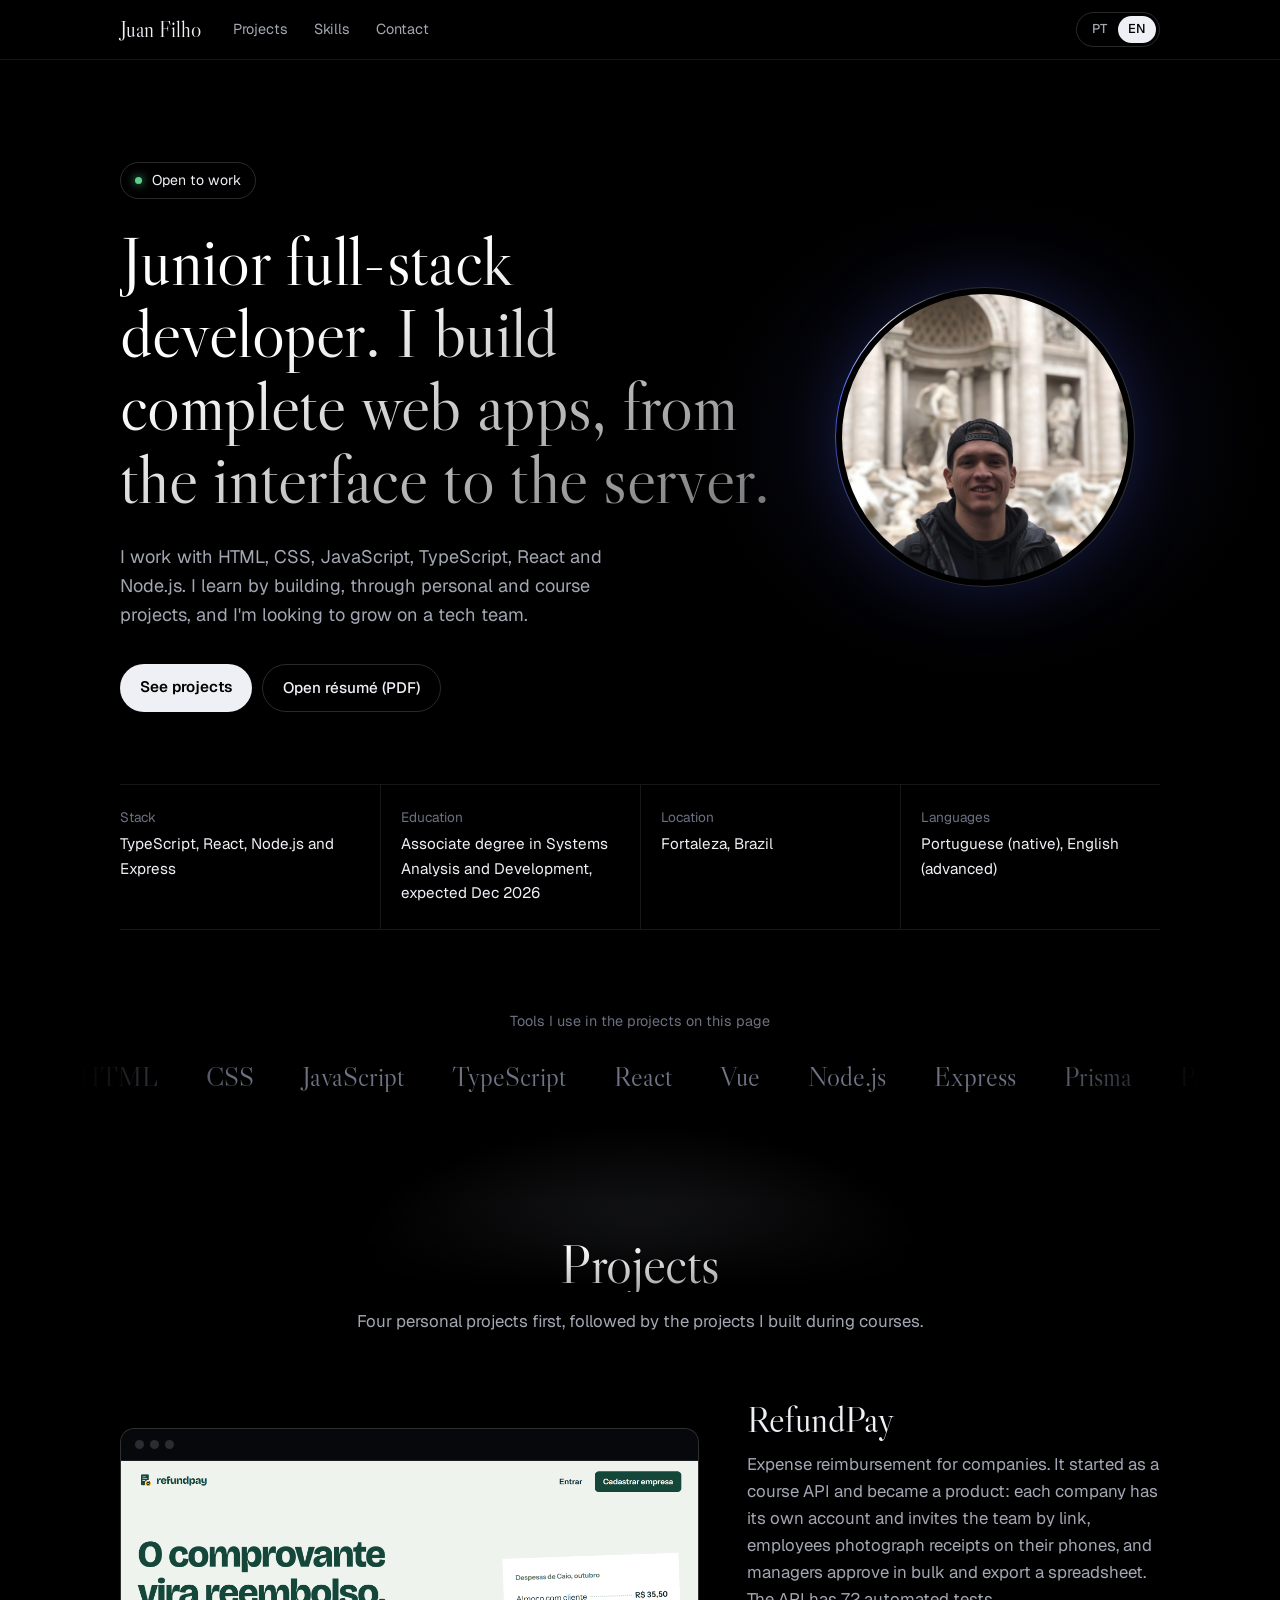
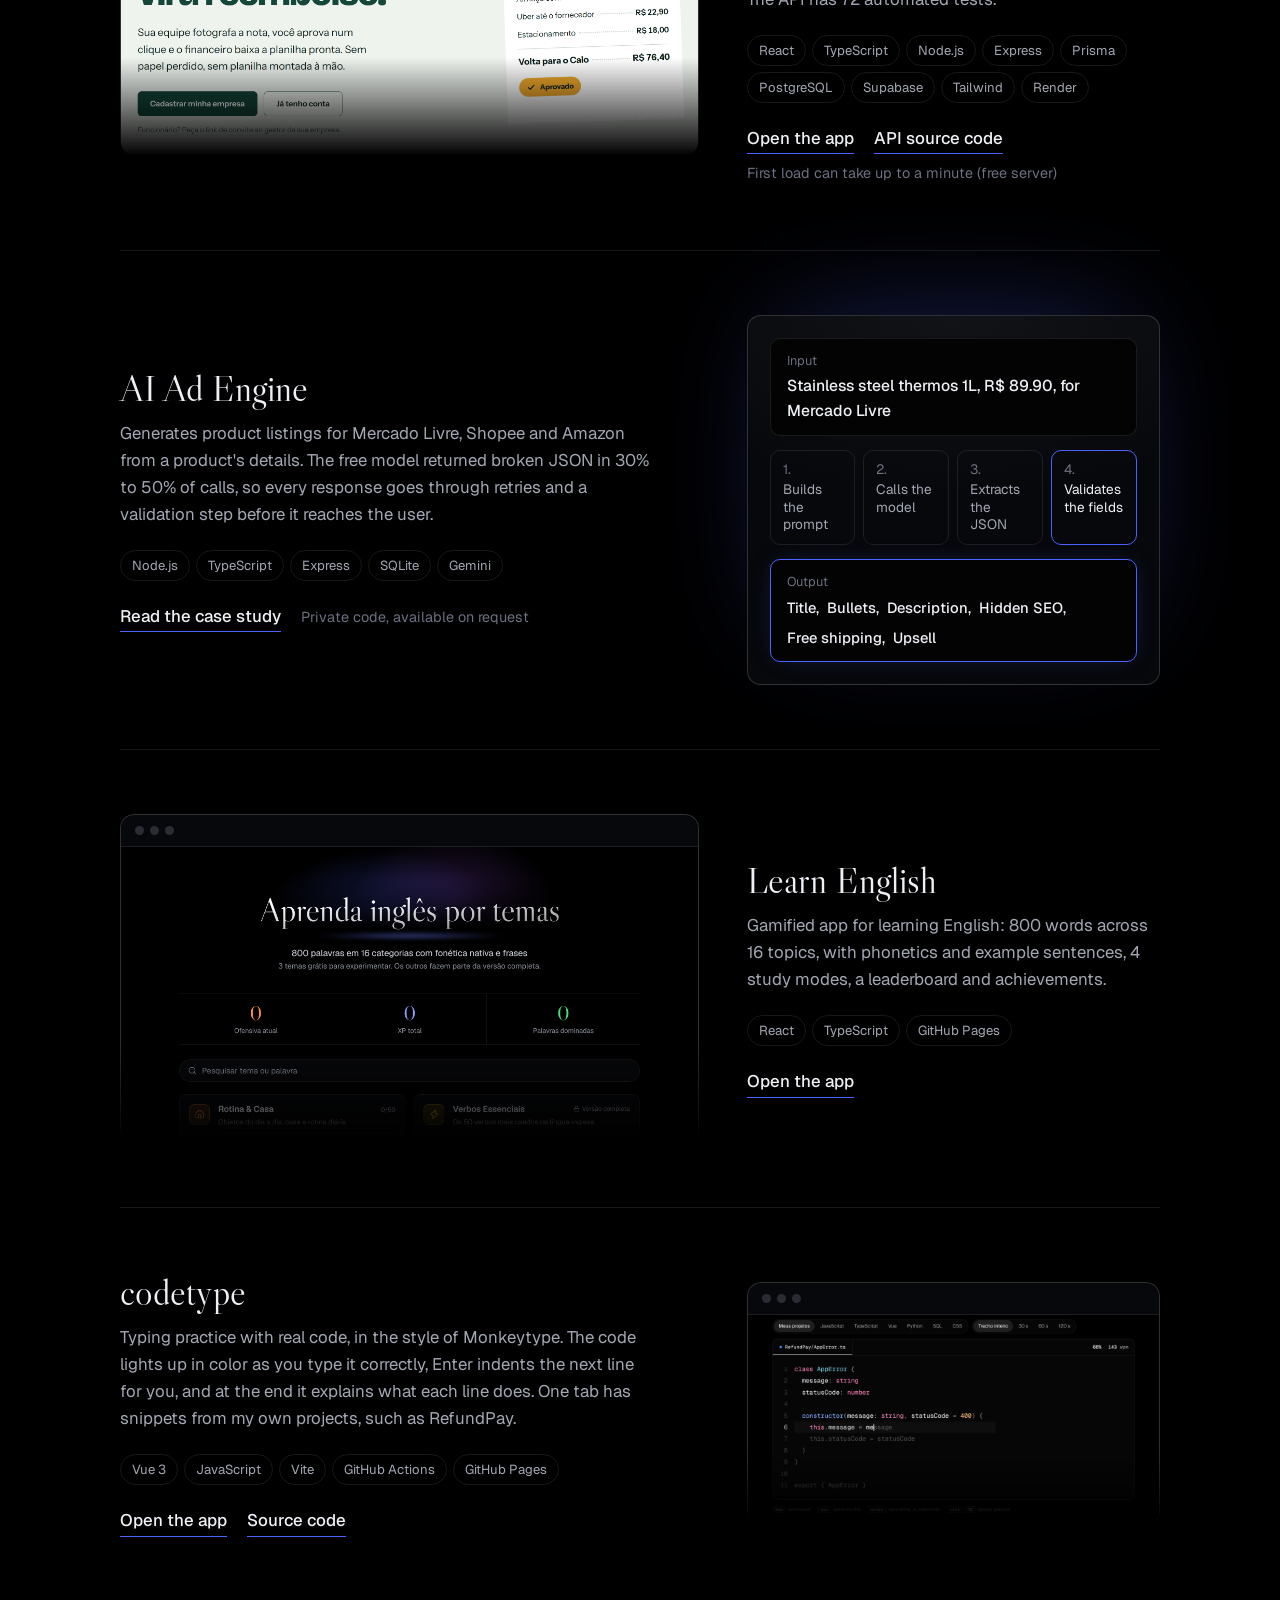
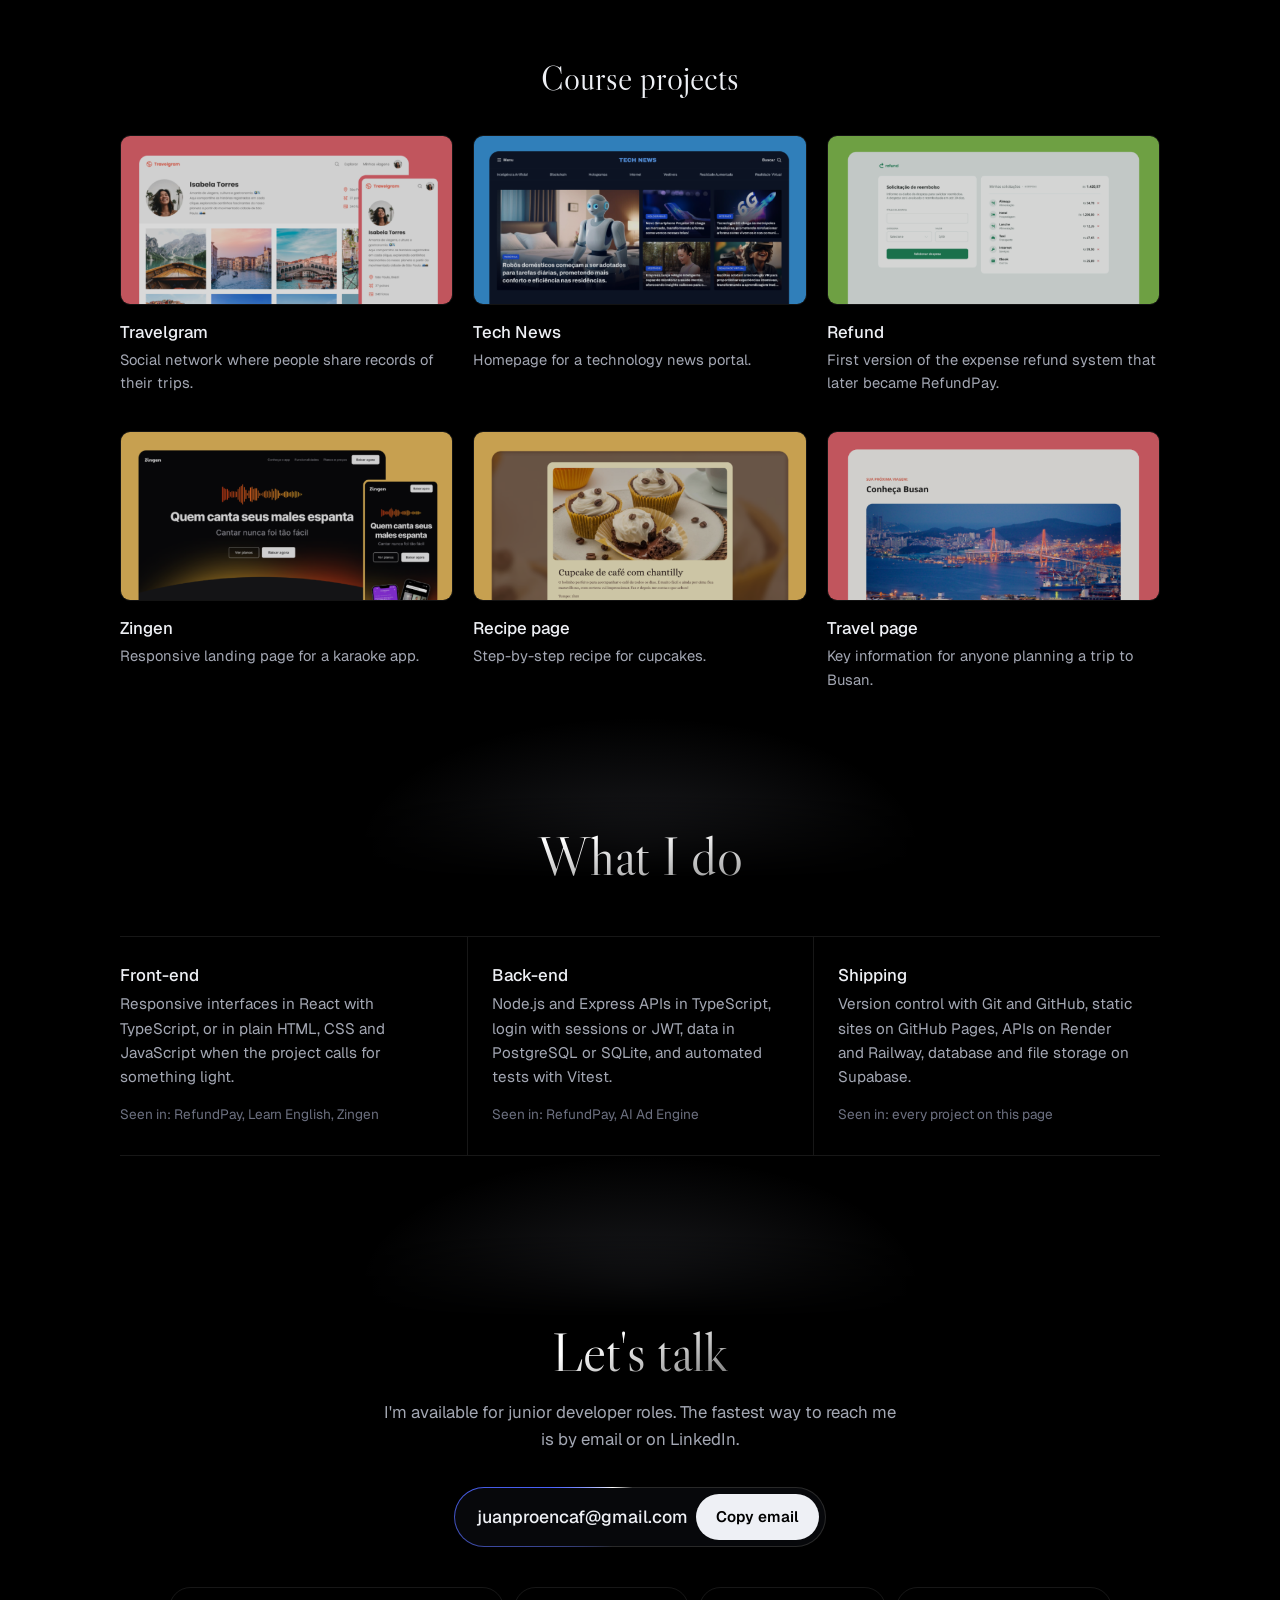
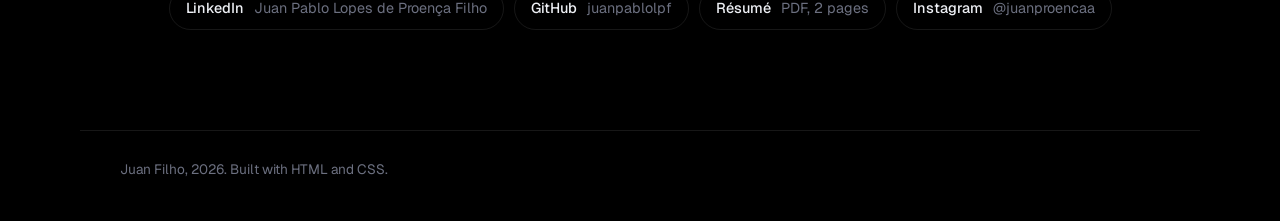
<file: index.html>
<!DOCTYPE html>
<html lang="pt-BR">
<head>
  <meta charset="UTF-8">
  <meta name="viewport" content="width=device-width, initial-scale=1.0">
  <title>Juan Filho | Desenvolvedor Fullstack</title>
  <meta name="description" content="Portfólio de Juan Filho, desenvolvedor fullstack júnior em Fortaleza. Projetos em HTML, CSS, JavaScript, TypeScript, React e Node.js.">
  <meta name="theme-color" content="#000000">
  <link rel="preconnect" href="https://fonts.googleapis.com">
  <link rel="preconnect" href="https://fonts.gstatic.com" crossorigin>
  <link href="https://fonts.googleapis.com/css2?family=Libre+Caslon+Display&family=Geist:wght@400;500;600&display=swap" rel="stylesheet">
  <link rel="stylesheet" href="style/index.css">
</head>
<body>
  <header class="topbar">
    <div class="topbar-inner">
      <a class="name" href="#top">Juan Filho</a>
      <nav class="menu" aria-label="Seções" data-i18n-attr="aria-label:nav.label">
        <a href="#projetos" data-i18n="nav.projects">Projetos</a>
        <a href="#habilidades" data-i18n="nav.skills">Habilidades</a>
        <a href="#contato" data-i18n="nav.contact">Contato</a>
      </nav>
      <button type="button" class="lang" id="lang" role="switch" aria-checked="false" aria-label="Mudar idioma para inglês" data-i18n-attr="aria-label:lang.label">
        <span class="lang-opt" aria-hidden="true">PT</span>
        <span class="lang-opt" aria-hidden="true">EN</span>
        <span class="lang-thumb" aria-hidden="true"></span>
      </button>
    </div>
  </header>

  <main id="top">
    <section class="hero">
      <div>
        <a class="availability" href="#contato"><span class="dot" aria-hidden="true"></span><span data-i18n="hero.available">Disponível para vagas</span></a>
        <h1 class="title-gradient" data-i18n="hero.title">Desenvolvedor fullstack júnior. Crio aplicações web completas, da interface ao servidor.</h1>
        <p class="lede" data-i18n="hero.lede">
          Trabalho com HTML, CSS, JavaScript, TypeScript, React e Node.js.
          Aprendo na prática, com projetos pessoais e de curso, e busco
          crescer em um time de tecnologia.
        </p>
        <div class="actions">
          <a class="btn-primary" href="#projetos" data-i18n="hero.seeProjects">Ver projetos</a>
          <a class="btn-ghost" href="assets/curriculo.pdf" target="_blank" rel="noopener" data-i18n="hero.cv" data-i18n-attr="href:cv.href">Abrir currículo (PDF)</a>
        </div>
      </div>

      <div class="hero-object">
        <div class="spotlight" aria-hidden="true"></div>
        <div class="portrait">
          <img src="assets/logo/profile.JPEG" alt="Foto de Juan Filho" data-i18n-attr="alt:hero.photo" width="320" height="320">
        </div>
      </div>
    </section>

    <dl class="facts">
      <div><dt>Stack</dt><dd data-i18n="facts.stack">TypeScript, React, Node.js e Express</dd></div>
      <div><dt data-i18n="facts.eduLabel">Formação</dt><dd data-i18n="facts.edu">Análise e Desenvolvimento de Sistemas, conclusão prevista em dez/2026</dd></div>
      <div><dt data-i18n="facts.placeLabel">Local</dt><dd data-i18n="facts.place">Fortaleza, CE</dd></div>
      <div><dt data-i18n="facts.langLabel">Inglês</dt><dd data-i18n="facts.lang">Avançado</dd></div>
    </dl>

    <section class="ticker" aria-labelledby="ticker-label">
      <p class="ticker-label" id="ticker-label" data-i18n="ticker.label">Ferramentas que uso nos projetos desta página</p>
      <div class="ticker-track">
        <ul class="ticker-row">
          <li>HTML</li><li>CSS</li><li>JavaScript</li><li>TypeScript</li><li>React</li><li>Vue</li><li>Node.js</li><li>Express</li><li>Prisma</li><li>PostgreSQL</li><li>SQLite</li><li>Supabase</li><li>Tailwind</li><li>Vitest</li><li>Vite</li><li>Git</li><li>GitHub Pages</li><li>Render</li><li>Railway</li>
        </ul>
        <ul class="ticker-row" aria-hidden="true">
          <li>HTML</li><li>CSS</li><li>JavaScript</li><li>TypeScript</li><li>React</li><li>Vue</li><li>Node.js</li><li>Express</li><li>Prisma</li><li>PostgreSQL</li><li>SQLite</li><li>Supabase</li><li>Tailwind</li><li>Vitest</li><li>Vite</li><li>Git</li><li>GitHub Pages</li><li>Render</li><li>Railway</li>
        </ul>
      </div>
    </section>

    <section id="projetos" class="section">
      <div class="section-head">
        <div class="spotlight spotlight-head" aria-hidden="true"></div>
        <h2 class="title-gradient" data-i18n="projects.title">Projetos</h2>
        <p data-i18n="projects.intro">Quatro projetos pessoais em destaque, seguidos dos projetos que fiz nos cursos.</p>
      </div>

      <article class="feature">
        <a class="feature-visual browser" href="https://refund-web.onrender.com/">
          <span class="browser-bar" aria-hidden="true"><i></i><i></i><i></i></span>
          <img src="assets/images/Thumbnail_Project-09.png" alt="Página inicial do RefundPay, com o título O comprovante vira reembolso e um recibo aprovado de R$ 76,40" data-i18n-attr="alt:rp.alt" width="1112" height="568">
        </a>
        <div class="feature-text">
          <h3>RefundPay</h3>
          <p data-i18n="rp.text">
            Reembolso de despesas para empresas. Começou como a API de um curso e
            virou produto: cada empresa tem sua conta e convida a equipe por link,
            o funcionário fotografa o comprovante pelo celular e o gestor aprova em
            lote e exporta a planilha. API com 72 testes automatizados.
          </p>
          <ul class="chips">
            <li>React</li><li>TypeScript</li><li>Node.js</li><li>Express</li><li>Prisma</li><li>PostgreSQL</li><li>Supabase</li><li>Tailwind</li><li>Render</li>
          </ul>
          <p class="links"><a href="https://refund-web.onrender.com/" data-i18n="rp.open">Abrir o app</a><a href="https://github.com/juanpablolpf/refund_api" data-i18n="rp.code">Código da API</a><span data-i18n="rp.note">O primeiro acesso pode levar até 1 minuto (servidor gratuito)</span></p>
        </div>
      </article>

      <article class="feature">
        <div class="feature-visual pipeline" aria-hidden="true">
          <div class="io">
            <span class="io-label" data-i18n="pipe.in">Entrada</span>
            <p data-i18n="pipe.inText">Garrafa térmica inox 1L, R$ 89,90, para o Mercado Livre</p>
          </div>
          <ol class="flow">
            <li data-i18n="pipe.s1">Monta o prompt</li>
            <li data-i18n="pipe.s2">Chama o modelo</li>
            <li data-i18n="pipe.s3">Extrai o JSON</li>
            <li class="check" data-i18n="pipe.s4">Valida os campos</li>
          </ol>
          <div class="io io-out">
            <span class="io-label" data-i18n="pipe.out">Saída</span>
            <ul>
              <li data-i18n="pipe.o1">Título</li><li>Bullets</li><li data-i18n="pipe.o3">Descrição</li>
              <li data-i18n="pipe.o4">SEO oculto</li><li data-i18n="pipe.o5">Frete grátis</li><li>Upsell</li>
            </ul>
          </div>
        </div>
        <div class="feature-text">
          <h3>AI Ad Engine</h3>
          <p data-i18n="ads.text">
            Gera anúncios para Mercado Livre, Shopee e Amazon a partir dos dados de
            um produto. Como o modelo gratuito devolvia JSON quebrado em 30% a 50%
            das chamadas, cada resposta passa por novas tentativas e por uma
            validação antes de chegar ao usuário.
          </p>
          <ul class="chips">
            <li>Node.js</li><li>TypeScript</li><li>Express</li><li>SQLite</li><li>Gemini</li>
          </ul>
          <p class="links"><a href="projetos/ads-engine.html" data-i18n="ads.case">Ler o estudo de caso</a><span data-i18n="ads.private">Código privado, disponível sob pedido</span></p>
        </div>
      </article>

      <article class="feature">
        <a class="feature-visual browser" href="https://juanpablolpf.github.io/LearnEnglish/">
          <span class="browser-bar" aria-hidden="true"><i></i><i></i><i></i></span>
          <img src="assets/images/Thumbnail_Project-08.png" alt="Tela inicial do Learn English, com o título Aprenda inglês por temas, contadores de ofensiva, XP e palavras e os primeiros temas de estudo" data-i18n-attr="alt:le.alt" width="1112" height="568">
        </a>
        <div class="feature-text">
          <h3>Learn English</h3>
          <p data-i18n="le.text">
            App gamificado para aprender inglês: 800 palavras em 16 temas, com
            fonética e frases de exemplo, 4 modos de estudo, ranking e conquistas.
          </p>
          <ul class="chips">
            <li>React</li><li>TypeScript</li><li>GitHub Pages</li>
          </ul>
          <p class="links"><a href="https://juanpablolpf.github.io/LearnEnglish/" data-i18n="le.open">Abrir o app</a></p>
        </div>
      </article>

      <article class="feature">
        <a class="feature-visual browser" href="https://juanpablolpf.github.io/codetype/">
          <span class="browser-bar" aria-hidden="true"><i></i><i></i><i></i></span>
          <img src="assets/images/Thumbnail_Project-10.png" alt="Editor do codetype com a classe AppError do RefundPay digitada até a metade: o que já foi digitado aparece colorido e o resto em cinza" data-i18n-attr="alt:ct.alt" width="1112" height="568" loading="lazy">
        </a>
        <div class="feature-text">
          <h3>codetype</h3>
          <p data-i18n="ct.text">
            Treino de digitação com código de verdade, no estilo do Monkeytype.
            O código ganha cor conforme você acerta, o Enter já indenta a próxima
            linha e, no fim, aparece o que cada linha faz. Tem uma aba com trechos
            dos meus próprios projetos, como o RefundPay.
          </p>
          <ul class="chips">
            <li>Vue 3</li><li>JavaScript</li><li>Vite</li><li>GitHub Actions</li><li>GitHub Pages</li>
          </ul>
          <p class="links"><a href="https://juanpablolpf.github.io/codetype/" data-i18n="ct.open">Abrir o app</a><a href="https://github.com/juanpablolpf/codetype" data-i18n="ct.code">Código</a></p>
        </div>
      </article>

      <h3 class="sub" data-i18n="course.title">Projetos de curso</h3>
      <ul class="gallery">
        <li>
          <a href="https://juanpablolpf.github.io/projeto-travelgram-responsivo/">
            <img src="assets/images/Thumbnail_Project-01.png" alt="" width="556" height="284" loading="lazy">
            <strong>Travelgram</strong>
          </a>
          <p data-i18n="course.travelgram">Rede social onde as pessoas mostram registros das suas viagens.</p>
        </li>
        <li>
          <a href="https://juanpablolpf.github.io/projeto-portal-de-noticias/">
            <img src="assets/images/Thumbnail_Project-02.png" alt="" width="556" height="284" loading="lazy">
            <strong>Tech News</strong>
          </a>
          <p data-i18n="course.news">Homepage de um portal de notícias sobre tecnologia.</p>
        </li>
        <li>
          <a href="https://juanpablolpf.github.io/refund-template-main/">
            <img src="assets/images/Thumbnail_Project-05.png" alt="" width="556" height="284" loading="lazy">
            <strong>Refund</strong>
          </a>
          <p data-i18n="course.refund">Primeira versão do sistema de reembolsos, que depois virou o RefundPay.</p>
        </li>
        <li>
          <a href="https://juanpablolpf.github.io/projeto-landing-page/">
            <img src="assets/images/Thumbnail_Project-04.png" alt="" width="556" height="284" loading="lazy">
            <strong>Zingen</strong>
          </a>
          <p data-i18n="course.zingen">Landing page responsiva de um app de karaokê.</p>
        </li>
        <li>
          <a href="https://juanpablolpf.github.io/projeto-receitas-fullstack/">
            <img src="assets/images/Thumbnail_Project-03.png" alt="" width="556" height="284" loading="lazy">
            <strong data-i18n="course.recipeTitle">Página de receita</strong>
          </a>
          <p data-i18n="course.recipe">Passo a passo de uma receita de cupcakes.</p>
        </li>
        <li>
          <a href="https://juanpablolpf.github.io/desafio01-local-turistico/">
            <img src="assets/images/Thumbnail_Project-06.png" alt="" width="556" height="284" loading="lazy">
            <strong data-i18n="course.travelTitle">Página de turismo</strong>
          </a>
          <p data-i18n="course.travel">Informações para quem quer viajar para Busan.</p>
        </li>
      </ul>
    </section>

    <section id="habilidades" class="section">
      <div class="section-head">
        <div class="spotlight spotlight-head" aria-hidden="true"></div>
        <h2 class="title-gradient" data-i18n="skills.title">O que eu faço</h2>
      </div>
      <div class="skills">
        <div>
          <h3>Front-end</h3>
          <p data-i18n="skills.front">Interfaces responsivas em React com TypeScript, ou em HTML, CSS e JavaScript puros quando o projeto pede algo leve.</p>
          <p class="proof" data-i18n="skills.frontProof">Visto em: RefundPay, Learn English, Zingen</p>
        </div>
        <div>
          <h3>Back-end</h3>
          <p data-i18n="skills.back">APIs em Node.js e Express com TypeScript, login com sessão ou JWT, dados em PostgreSQL ou SQLite e testes automatizados com Vitest.</p>
          <p class="proof" data-i18n="skills.backProof">Visto em: RefundPay, AI Ad Engine</p>
        </div>
        <div>
          <h3 data-i18n="skills.shipTitle">Publicação</h3>
          <p data-i18n="skills.ship">Versionamento com Git e GitHub, sites estáticos no GitHub Pages, APIs no Render e no Railway, banco e arquivos no Supabase.</p>
          <p class="proof" data-i18n="skills.shipProof">Visto em: todos os projetos desta página</p>
        </div>
      </div>
    </section>

    <section id="contato" class="closing">
      <div class="spotlight spotlight-head" aria-hidden="true"></div>
      <h2 class="title-gradient closing-title" data-i18n="contact.title">Vamos conversar</h2>
      <p data-i18n="contact.text">Estou disponível para vagas de desenvolvedor júnior. O jeito mais rápido de falar comigo é por e-mail ou pelo LinkedIn.</p>
      <div class="email">
        <a href="mailto:juanproencaf@gmail.com" id="email">juanproencaf@gmail.com</a>
        <button type="button" class="btn-primary copy" id="copy-email" data-i18n="contact.copy">Copiar e-mail</button>
      </div>
      <ul class="contact-links">
        <li><a href="https://www.linkedin.com/in/juan-pablo-lopes-de-proen%C3%A7a-filho-b3a3002a7/"><strong>LinkedIn</strong><span>Juan Pablo Lopes de Proença Filho</span></a></li>
        <li><a href="https://github.com/juanpablolpf"><strong>GitHub</strong><span>juanpablolpf</span></a></li>
        <li><a href="assets/curriculo.pdf" target="_blank" rel="noopener" data-i18n-attr="href:cv.href"><strong data-i18n="contact.cv">Currículo</strong><span data-i18n="contact.cvInfo">PDF, 2 páginas</span></a></li>
        <li><a href="https://www.instagram.com/juanproencaa/"><strong>Instagram</strong><span>@juanproencaa</span></a></li>
      </ul>
    </section>
  </main>

  <footer class="footer">
    <p data-i18n="contact.fine">Juan Filho, 2026. Feito com HTML e CSS.</p>
  </footer>

  <script>
    window.I18N_PT = { "contact.copied": "E-mail copiado", "contact.copyFail": "Selecione e copie" };
    window.I18N_EN = {
      "meta.title": "Juan Filho | Full-Stack Developer",
      "meta.description": "Portfolio of Juan Filho, junior full-stack developer in Fortaleza, Brazil. Projects in HTML, CSS, JavaScript, TypeScript, React and Node.js.",
      "nav.label": "Sections",
      "nav.projects": "Projects",
      "nav.skills": "Skills",
      "nav.contact": "Contact",
      "lang.label": "Switch language to Portuguese",
      "hero.photo": "Photo of Juan Filho",
      "hero.available": "Open to work",
      "hero.title": "Junior full-stack developer. I build complete web apps, from the interface to the server.",
      "hero.lede": "I work with HTML, CSS, JavaScript, TypeScript, React and Node.js. I learn by building, through personal and course projects, and I'm looking to grow on a tech team.",
      "hero.seeProjects": "See projects",
      "hero.cv": "Open résumé (PDF)",
      "cv.href": "assets/resume-en.pdf",
      "facts.stack": "TypeScript, React, Node.js and Express",
      "facts.eduLabel": "Education",
      "facts.edu": "Associate degree in Systems Analysis and Development, expected Dec 2026",
      "facts.placeLabel": "Location",
      "facts.place": "Fortaleza, Brazil",
      "facts.langLabel": "Languages",
      "facts.lang": "Portuguese (native), English (advanced)",
      "ticker.label": "Tools I use in the projects on this page",
      "projects.title": "Projects",
      "projects.intro": "Four personal projects first, followed by the projects I built during courses.",
      "pipe.in": "Input",
      "pipe.inText": "Stainless steel thermos 1L, R$ 89.90, for Mercado Livre",
      "pipe.s1": "Builds the prompt",
      "pipe.s2": "Calls the model",
      "pipe.s3": "Extracts the JSON",
      "pipe.s4": "Validates the fields",
      "pipe.out": "Output",
      "pipe.o1": "Title",
      "pipe.o3": "Description",
      "pipe.o4": "Hidden SEO",
      "pipe.o5": "Free shipping",
      "rp.alt": "RefundPay home page, with the headline 'O comprovante vira reembolso' and an approved receipt for R$ 76.40",
      "rp.text": "Expense reimbursement for companies. It started as a course API and became a product: each company has its own account and invites the team by link, employees photograph receipts on their phones, and managers approve in bulk and export a spreadsheet. The API has 72 automated tests.",
      "rp.open": "Open the app",
      "rp.code": "API source code",
      "rp.note": "First load can take up to a minute (free server)",
      "ads.text": "Generates product listings for Mercado Livre, Shopee and Amazon from a product's details. The free model returned broken JSON in 30% to 50% of calls, so every response goes through retries and a validation step before it reaches the user.",
      "ads.case": "Read the case study",
      "ads.private": "Private code, available on request",
      "le.alt": "Learn English home screen, with the title Aprenda inglês por temas, streak, XP and word counters, and the first study topics",
      "le.text": "Gamified app for learning English: 800 words across 16 topics, with phonetics and example sentences, 4 study modes, a leaderboard and achievements.",
      "le.open": "Open the app",
      "ct.alt": "codetype editor with RefundPay's AppError class typed halfway: what has been typed is in color and the rest is gray",
      "ct.text": "Typing practice with real code, in the style of Monkeytype. The code lights up in color as you type it correctly, Enter indents the next line for you, and at the end it explains what each line does. One tab has snippets from my own projects, such as RefundPay.",
      "ct.open": "Open the app",
      "ct.code": "Source code",
      "course.title": "Course projects",
      "course.travelgram": "Social network where people share records of their trips.",
      "course.news": "Homepage for a technology news portal.",
      "course.refund": "First version of the expense refund system that later became RefundPay.",
      "course.zingen": "Responsive landing page for a karaoke app.",
      "course.recipeTitle": "Recipe page",
      "course.recipe": "Step-by-step recipe for cupcakes.",
      "course.travelTitle": "Travel page",
      "course.travel": "Key information for anyone planning a trip to Busan.",
      "skills.title": "What I do",
      "skills.front": "Responsive interfaces in React with TypeScript, or in plain HTML, CSS and JavaScript when the project calls for something light.",
      "skills.frontProof": "Seen in: RefundPay, Learn English, Zingen",
      "skills.back": "Node.js and Express APIs in TypeScript, login with sessions or JWT, data in PostgreSQL or SQLite, and automated tests with Vitest.",
      "skills.backProof": "Seen in: RefundPay, AI Ad Engine",
      "skills.shipTitle": "Shipping",
      "skills.ship": "Version control with Git and GitHub, static sites on GitHub Pages, APIs on Render and Railway, database and file storage on Supabase.",
      "skills.shipProof": "Seen in: every project on this page",
      "contact.title": "Let's talk",
      "contact.text": "I'm available for junior developer roles. The fastest way to reach me is by email or on LinkedIn.",
      "contact.copy": "Copy email",
      "contact.copied": "Email copied",
      "contact.copyFail": "Select and copy",
      "contact.cv": "Résumé",
      "contact.cvInfo": "PDF, 2 pages",
      "contact.fine": "Juan Filho, 2026. Built with HTML and CSS."
    };
  </script>
  <script src="script/i18n.js"></script>
  <script>
    document.getElementById("copy-email").addEventListener("click", function () {
      var btn = this;
      var text = document.getElementById("email").textContent;
      function done(key) { btn.textContent = i18n.t(key); setTimeout(function () { btn.textContent = i18n.t("contact.copy"); }, 2000); }
      if (navigator.clipboard) {
        navigator.clipboard.writeText(text).then(function () { done("contact.copied"); }, function () { done("contact.copyFail"); });
      } else { done("contact.copyFail"); }
    });
  </script>
</body>
</html>
</file>
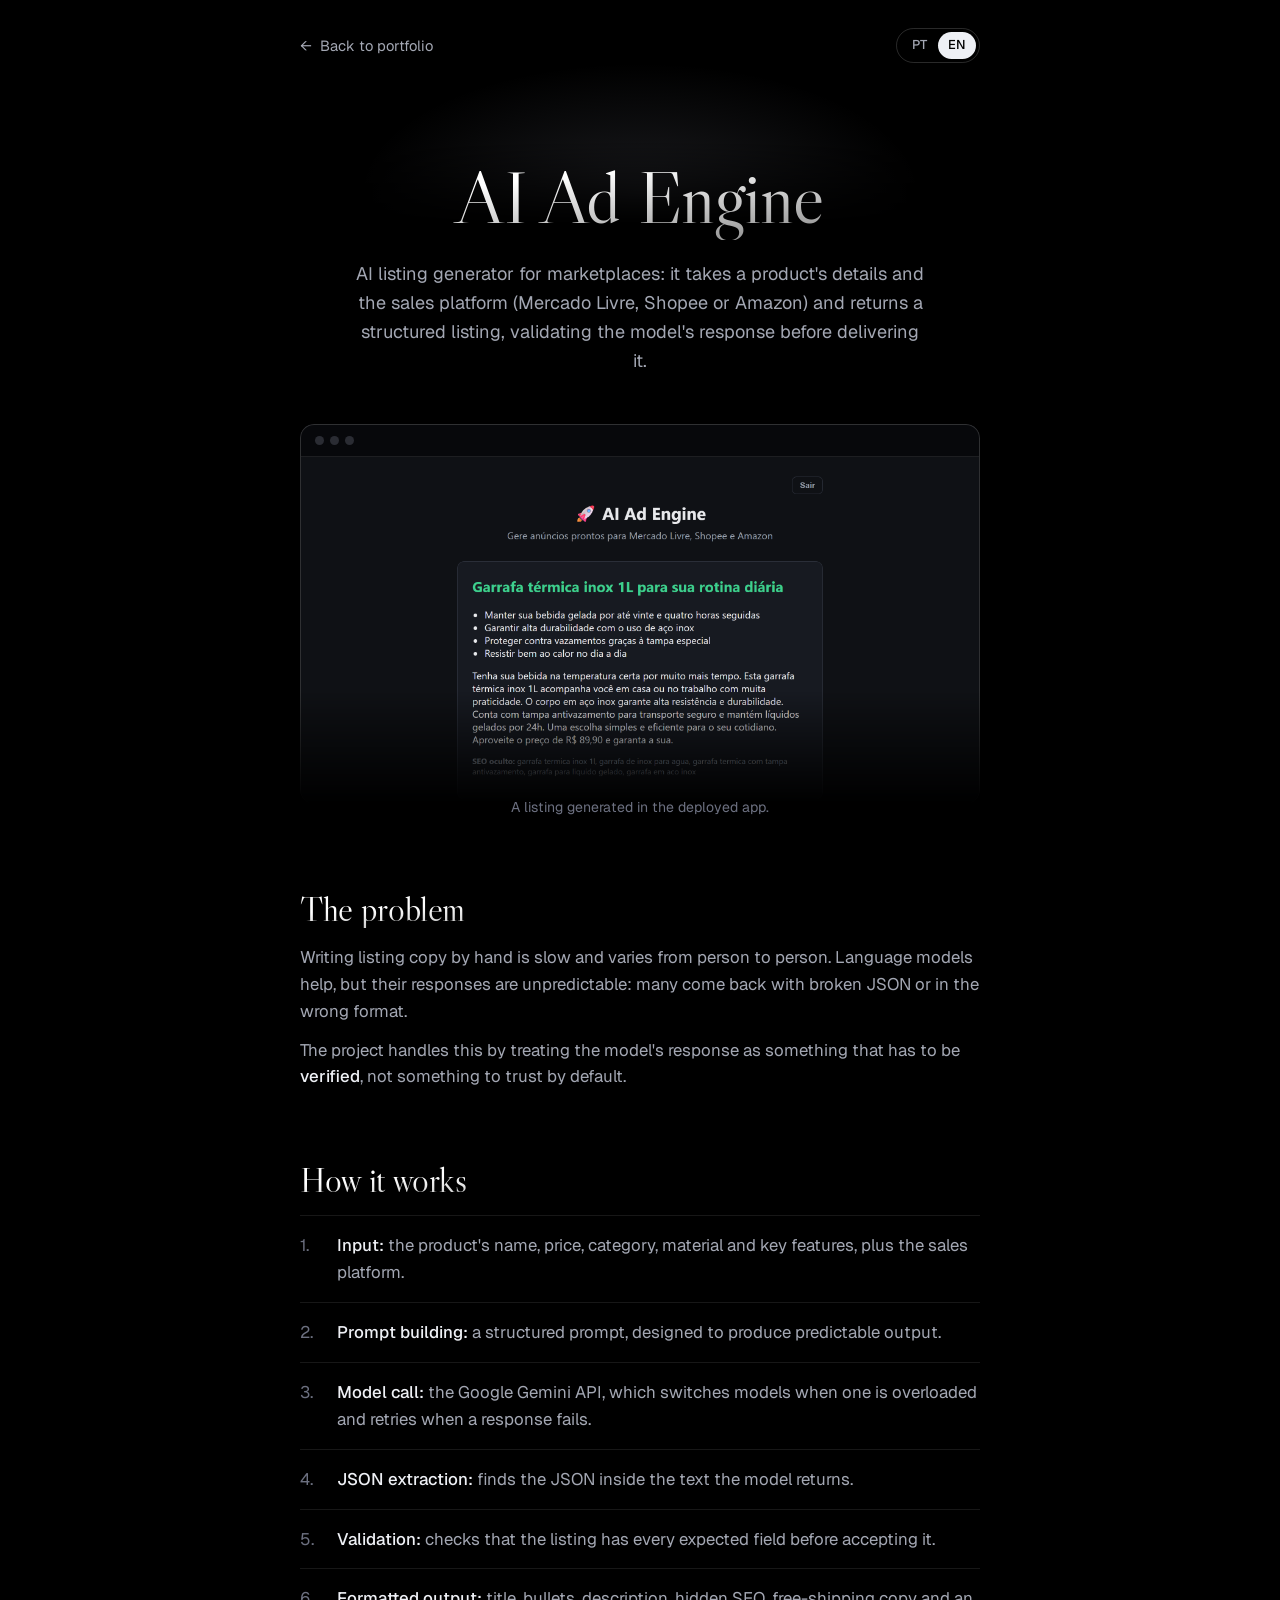
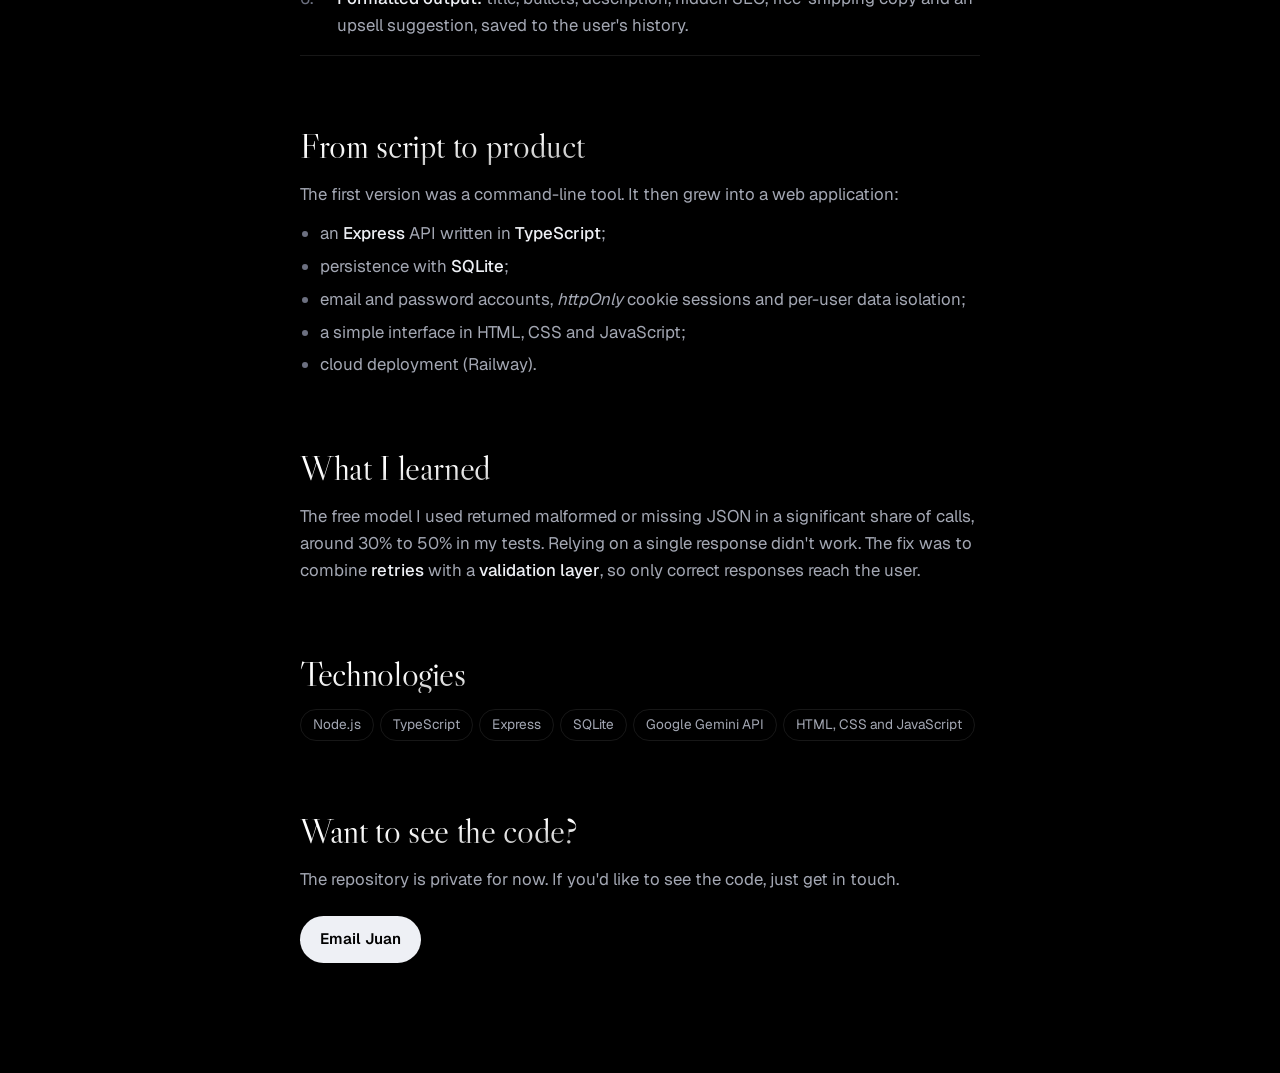
<file: projetos/ads-engine.html>
<!DOCTYPE html>
<html lang="pt-BR">
<head>
  <meta charset="UTF-8">
  <meta name="viewport" content="width=device-width, initial-scale=1.0">
  <title>AI Ad Engine | Juan Filho</title>
  <meta name="description" content="AI Ad Engine: gerador de anúncios com IA que valida as respostas do modelo antes de entregá-las. Projeto de Juan Filho, desenvolvedor fullstack júnior.">
  <meta name="theme-color" content="#000000">
  <link rel="preconnect" href="https://fonts.googleapis.com">
  <link rel="preconnect" href="https://fonts.gstatic.com" crossorigin>
  <link href="https://fonts.googleapis.com/css2?family=Libre+Caslon+Display&family=Geist:wght@400;500;600&display=swap" rel="stylesheet">
  <link rel="stylesheet" href="../style/index.css">
  <link rel="stylesheet" href="../style/project.css">
</head>
<body>
  <main class="case">
    <div class="case-top">
      <a class="back" href="../index.html#projetos" data-i18n="back">Voltar ao portfólio</a>
      <button type="button" class="lang" id="lang" role="switch" aria-checked="false" aria-label="Mudar idioma para inglês" data-i18n-attr="aria-label:lang.label">
        <span class="lang-opt" aria-hidden="true">PT</span>
        <span class="lang-opt" aria-hidden="true">EN</span>
        <span class="lang-thumb" aria-hidden="true"></span>
      </button>
    </div>

    <div class="case-head">
      <div class="spotlight spotlight-head" aria-hidden="true"></div>
      <h1 class="title-gradient">AI Ad Engine</h1>
      <p class="lead" data-i18n="lead">
        Gerador de anúncios com IA para marketplaces: recebe os dados de um
        produto e a plataforma de venda (Mercado Livre, Shopee ou Amazon) e
        devolve um anúncio estruturado, validando a resposta do modelo antes
        de entregá-la.
      </p>
    </div>

    <figure class="cover">
      <span class="browser-bar" aria-hidden="true"><i></i><i></i><i></i></span>
      <img src="../assets/images/Thumbnail_Project-07.png" alt="Anúncio gerado pelo AI Ad Engine para uma garrafa térmica inox de 1 litro no Mercado Livre, com título, bullets, descrição e SEO oculto" data-i18n-attr="alt:cover.alt" width="1112" height="568">
    </figure>
    <p class="cover-caption" data-i18n="cover.caption">Anúncio gerado na aplicação publicada.</p>

    <h2 class="title-gradient" data-i18n="problem.title">O problema</h2>
    <p data-i18n="problem.p1">
      Escrever textos de anúncio na mão é demorado e varia de pessoa para
      pessoa. Modelos de linguagem ajudam, mas as respostas são
      imprevisíveis: muitas vêm com o JSON quebrado ou fora do formato
      esperado.
    </p>
    <p data-i18n-html="problem.p2">
      O projeto resolve isso tratando a resposta do modelo como algo que
      precisa ser <strong>verificado</strong>, e não como algo confiável
      por padrão.
    </p>

    <h2 class="title-gradient" data-i18n="how.title">Como funciona</h2>
    <ol class="steps">
      <li data-i18n-html="how.s1"><strong>Entrada:</strong> nome, preço, categoria, material e diferenciais do produto, mais a plataforma de venda.</li>
      <li data-i18n-html="how.s2"><strong>Montagem do prompt:</strong> um prompt estruturado, pensado para gerar uma saída previsível.</li>
      <li data-i18n-html="how.s3"><strong>Chamada ao modelo:</strong> a API do Google Gemini, que troca de modelo quando um está sobrecarregado e tenta de novo quando a resposta falha.</li>
      <li data-i18n-html="how.s4"><strong>Extração do JSON:</strong> localiza o JSON dentro do texto devolvido pelo modelo.</li>
      <li data-i18n-html="how.s5"><strong>Validação:</strong> confere se o anúncio tem todos os campos esperados antes de aceitá-lo.</li>
      <li data-i18n-html="how.s6"><strong>Saída formatada:</strong> título, bullets, descrição, SEO oculto, texto de frete grátis e sugestão de upsell, guardados no histórico do usuário.</li>
    </ol>

    <h2 class="title-gradient" data-i18n="product.title">Do script ao produto</h2>
    <p data-i18n="product.p">
      A primeira versão era uma ferramenta de linha de comando. Depois
      evoluiu para uma aplicação web:
    </p>
    <ul>
      <li data-i18n-html="product.l1">API em <strong>Express</strong> com <strong>TypeScript</strong>;</li>
      <li data-i18n-html="product.l2">persistência em <strong>SQLite</strong>;</li>
      <li data-i18n-html="product.l3">contas com e-mail e senha, sessão por cookie <em>httpOnly</em> e dados isolados por usuário;</li>
      <li data-i18n="product.l4">interface simples em HTML, CSS e JavaScript;</li>
      <li data-i18n="product.l5">publicação na nuvem (Railway).</li>
    </ul>

    <h2 class="title-gradient" data-i18n="learned.title">O que aprendi</h2>
    <p data-i18n-html="learned.p">
      O modelo gratuito que usei devolvia JSON malformado ou ausente em uma
      parte relevante das chamadas, algo em torno de 30% a 50% nos meus
      testes. Confiar numa única resposta não funcionava. A solução foi
      combinar <strong>novas tentativas</strong> com uma
      <strong>camada de validação</strong>, para que só respostas corretas
      cheguem ao usuário.
    </p>

    <h2 class="title-gradient" data-i18n="tech.title">Tecnologias</h2>
    <ul class="tags">
      <li>Node.js</li>
      <li>TypeScript</li>
      <li>Express</li>
      <li>SQLite</li>
      <li>Google Gemini API</li>
      <li data-i18n="tech.front">HTML, CSS e JavaScript</li>
    </ul>

    <h2 class="title-gradient" data-i18n="code.title">Quer ver o código?</h2>
    <p data-i18n="code.p">
      O repositório é privado por enquanto. Se quiser ver o código, é só
      me chamar.
    </p>
    <a class="btn-primary contact-link" href="mailto:juanproencaf@gmail.com" data-i18n="code.cta">Falar com o Juan</a>
  </main>

  <script>
    window.I18N_EN = {
      "meta.title": "AI Ad Engine | Juan Filho",
      "meta.description": "AI Ad Engine: an AI listing generator that validates the model's responses before delivering them. A project by Juan Filho, junior full-stack developer.",
      "lang.label": "Switch language to Portuguese",
      "back": "Back to portfolio",
      "lead": "AI listing generator for marketplaces: it takes a product's details and the sales platform (Mercado Livre, Shopee or Amazon) and returns a structured listing, validating the model's response before delivering it.",
      "cover.alt": "Listing generated by AI Ad Engine for a 1-liter stainless steel thermos on Mercado Livre, with title, bullets, description and hidden SEO",
      "cover.caption": "A listing generated in the deployed app.",
      "problem.title": "The problem",
      "problem.p1": "Writing listing copy by hand is slow and varies from person to person. Language models help, but their responses are unpredictable: many come back with broken JSON or in the wrong format.",
      "problem.p2": "The project handles this by treating the model's response as something that has to be <strong>verified</strong>, not something to trust by default.",
      "how.title": "How it works",
      "how.s1": "<strong>Input:</strong> the product's name, price, category, material and key features, plus the sales platform.",
      "how.s2": "<strong>Prompt building:</strong> a structured prompt, designed to produce predictable output.",
      "how.s3": "<strong>Model call:</strong> the Google Gemini API, which switches models when one is overloaded and retries when a response fails.",
      "how.s4": "<strong>JSON extraction:</strong> finds the JSON inside the text the model returns.",
      "how.s5": "<strong>Validation:</strong> checks that the listing has every expected field before accepting it.",
      "how.s6": "<strong>Formatted output:</strong> title, bullets, description, hidden SEO, free-shipping copy and an upsell suggestion, saved to the user's history.",
      "product.title": "From script to product",
      "product.p": "The first version was a command-line tool. It then grew into a web application:",
      "product.l1": "an <strong>Express</strong> API written in <strong>TypeScript</strong>;",
      "product.l2": "persistence with <strong>SQLite</strong>;",
      "product.l3": "email and password accounts, <em>httpOnly</em> cookie sessions and per-user data isolation;",
      "product.l4": "a simple interface in HTML, CSS and JavaScript;",
      "product.l5": "cloud deployment (Railway).",
      "learned.title": "What I learned",
      "learned.p": "The free model I used returned malformed or missing JSON in a significant share of calls, around 30% to 50% in my tests. Relying on a single response didn't work. The fix was to combine <strong>retries</strong> with a <strong>validation layer</strong>, so only correct responses reach the user.",
      "tech.title": "Technologies",
      "tech.front": "HTML, CSS and JavaScript",
      "code.title": "Want to see the code?",
      "code.p": "The repository is private for now. If you'd like to see the code, just get in touch.",
      "code.cta": "Email Juan"
    };
  </script>
  <script src="../script/i18n.js"></script>
</body>
</html>
</file>
<file: style/index.css>
:root {
  --preto: #000;
  --superficie: #07080b;
  --linha: rgba(255, 255, 255, .09);
  --linha-forte: rgba(255, 255, 255, .16);
  --tinta: #eef0f5;
  --tinta-2: #a3a7b3;
  --tinta-3: #6c7080;
  --cobalto: #4a62ff;
  --cobalto-claro: #8c9bff;
  --cobalto-luz: rgba(74, 98, 255, .35);
  --verde: #5bd08a;

  --serifa: "Libre Caslon Display", "Georgia", serif;
  --sans: "Geist", system-ui, sans-serif;

  --largura: 1120px;
  --margem: clamp(16px, 4vw, 40px);
  --raio: 14px;

  color-scheme: dark;
}

* { box-sizing: border-box; margin: 0; padding: 0; }
html { scroll-behavior: smooth; scroll-padding-top: 80px; }
body {
  background: var(--preto);
  color: var(--tinta-2);
  font: 400 1.05rem/1.6 var(--sans);
  -webkit-font-smoothing: antialiased;
}
main { overflow-x: clip; }
img { display: block; max-width: 100%; height: auto; }
a { color: inherit; }
ul, ol { list-style: none; }
button { font: inherit; color: inherit; cursor: pointer; }
:focus-visible { outline: 2px solid var(--cobalto); outline-offset: 3px; border-radius: 6px; }

.title-gradient {
  font-family: var(--serifa);
  font-weight: 400;
  color: var(--tinta);
  background: linear-gradient(to bottom right, #fff 30%, rgba(255, 255, 255, .45));
  -webkit-background-clip: text;
  background-clip: text;
  -webkit-text-fill-color: transparent;
  letter-spacing: -.01em;
  line-height: 1.05;
  text-wrap: balance;
}
h2.title-gradient { font-size: clamp(2.1rem, 4.6vw, 3.4rem); }
h3 { color: var(--tinta); font-weight: 500; line-height: 1.25; }

/* Luz de holofote atrás dos títulos: só a metade de cima do brilho */
.spotlight {
  position: absolute;
  pointer-events: none;
  background: radial-gradient(closest-side, rgba(200, 205, 230, .13), transparent);
  -webkit-mask-image: linear-gradient(#000 30%, transparent 62%);
  mask-image: linear-gradient(#000 30%, transparent 62%);
}

.topbar {
  position: sticky; top: 0; z-index: 20;
  background: rgba(0, 0, 0, .55);
  backdrop-filter: blur(14px) saturate(1.4);
  -webkit-backdrop-filter: blur(14px) saturate(1.4);
  border-bottom: 1px solid var(--linha);
}
.topbar-inner {
  max-width: var(--largura); margin: 0 auto;
  padding: 12px var(--margem);
  display: flex; align-items: center; gap: 32px;
}
.name { font-family: var(--serifa); font-size: 1.35rem; line-height: 1; color: var(--tinta); text-decoration: none; }
.menu { display: flex; gap: 26px; margin-right: auto; }
.menu a { font-size: .9rem; text-decoration: none; color: var(--tinta-2); transition: color .2s; }
.menu a:hover { color: var(--tinta); }

.lang {
  position: relative;
  display: inline-grid;
  grid-template-columns: 1fr 1fr;
  width: 84px;
  padding: 3px;
  border: 1px solid var(--linha-forte);
  border-radius: 999px;
  background: none;
  font: 500 .8rem/1 var(--sans);
  color: var(--tinta-2);
}
.lang:hover { border-color: rgba(255, 255, 255, .3); }
.lang-opt { position: relative; z-index: 1; padding: 7px 0; text-align: center; transition: color .25s ease; }
.lang-thumb {
  position: absolute;
  top: 3px; bottom: 3px; left: 3px;
  width: calc(50% - 3px);
  border-radius: 999px;
  background: var(--tinta);
  transition: transform .25s ease;
}
.lang[aria-checked="false"] .lang-opt:first-child,
.lang[aria-checked="true"] .lang-opt:nth-child(2) { color: #000; }
.lang[aria-checked="true"] .lang-thumb { transform: translateX(100%); }

.hero {
  max-width: var(--largura); margin: 0 auto;
  padding: clamp(48px, 8vw, 110px) var(--margem) clamp(40px, 6vw, 72px);
  display: grid;
  grid-template-columns: 1.3fr .7fr;
  align-items: center;
  gap: 40px;
  animation: entrar 1.6s cubic-bezier(.2, .7, .2, 1) both;
}
@keyframes entrar {
  0% { opacity: 0; transform: scale(.97); }
  25% { opacity: 0; }
  100% { opacity: 1; transform: none; }
}

.availability {
  display: inline-flex; align-items: center; gap: 10px;
  padding: 6px 14px;
  border: 1px solid var(--linha-forte); border-radius: 999px;
  font-size: .88rem; color: var(--tinta); text-decoration: none;
  transition: background .2s;
}
.availability:hover { background: rgba(255, 255, 255, .06); }
.availability .dot {
  width: 7px; height: 7px; border-radius: 50%;
  background: var(--verde);
  box-shadow: 0 0 10px var(--verde);
}

.hero h1 {
  margin-top: 26px;
  font-size: clamp(2.5rem, 5.4vw, 4.5rem);
  padding-bottom: .08em;
  max-width: 14em;
}
.lede { margin-top: 22px; max-width: 32rem; font-size: clamp(1rem, 1.6vw, 1.13rem); }

.actions { display: flex; gap: 10px; flex-wrap: wrap; margin-top: 34px; }
.btn-primary, .btn-ghost {
  display: inline-block;
  padding: 11px 20px;
  border-radius: 999px;
  font-weight: 500; font-size: .95rem;
  text-decoration: none;
  transition: background .2s, transform .15s;
}
.btn-primary { background: var(--tinta); color: #000; border: 0; font-weight: 600; }
.btn-primary:hover { background: #fff; }
.btn-primary:active { transform: scale(.98); }
.btn-ghost { border: 1px solid var(--linha-forte); color: var(--tinta); }
.btn-ghost:hover { background: rgba(255, 255, 255, .06); }

@property --angulo {
  syntax: "<angle>";
  inherits: false;
  initial-value: 0deg;
}
@keyframes girar { to { --angulo: 360deg; } }

.hero-object { position: relative; display: grid; place-items: center; }
.hero-object .spotlight {
  inset: -30%;
  -webkit-mask-image: none; mask-image: none;
  background: radial-gradient(closest-side, rgba(110, 125, 255, .2), rgba(110, 125, 255, .05) 60%, transparent);
}
.portrait {
  position: relative;
  width: min(100%, 300px);
  aspect-ratio: 1;
  padding: 6px;
  border-radius: 50%;
  border: 1px solid transparent;
  background:
    linear-gradient(var(--preto), var(--preto)) padding-box,
    conic-gradient(from var(--angulo), transparent 0%, transparent 62%, var(--cobalto) 80%, #fff 88%, transparent 96%) border-box,
    linear-gradient(var(--linha-forte), var(--linha-forte)) border-box;
  animation: girar 6s linear infinite;
  box-shadow: 0 0 80px -20px var(--cobalto-luz);
}
.portrait img { width: 100%; height: 100%; border-radius: 50%; object-fit: cover; filter: saturate(.85); }

.facts {
  max-width: var(--largura); margin: 0 auto;
  padding: 0 var(--margem);
  display: grid; grid-template-columns: repeat(4, 1fr);
}
.facts div { padding: 22px 20px 24px; border-top: 1px solid var(--linha); border-bottom: 1px solid var(--linha); }
.facts div:first-child { padding-left: 0; }
.facts div + div { border-left: 1px solid var(--linha); }
.facts dt { font-size: .85rem; color: var(--tinta-3); }
.facts dd { margin-top: 4px; color: var(--tinta); font-size: .95rem; }

.ticker {
  max-width: var(--largura); margin: 0 auto;
  padding: clamp(48px, 7vw, 80px) 0 0;
  text-align: center;
}
.ticker-label { font-size: .9rem; color: var(--tinta-3); padding: 0 var(--margem); }
.ticker-track {
  display: flex; gap: 48px;
  margin-top: 22px;
  overflow: hidden;
  -webkit-mask-image: linear-gradient(to right, transparent, #000 15%, #000 85%, transparent);
  mask-image: linear-gradient(to right, transparent, #000 15%, #000 85%, transparent);
}
.ticker-row { flex: none; display: flex; gap: 48px; animation: rolar 38s linear infinite; }
.ticker-row li { font-family: var(--serifa); font-size: clamp(1.3rem, 2.4vw, 1.7rem); color: #6f7385; white-space: nowrap; }
@keyframes rolar { to { transform: translateX(calc(-100% - 48px)); } }

.section {
  max-width: var(--largura); margin: 0 auto;
  padding: clamp(72px, 11vw, 136px) var(--margem) 0;
}
.section-head { position: relative; text-align: center; max-width: 40rem; margin: 0 auto; }
.section-head h2, .section-head p { position: relative; }
.section-head p { margin-top: 16px; font-size: 1.05rem; }
.spotlight-head { width: min(560px, 120%); height: 260px; left: 50%; top: -110px; transform: translateX(-50%); }

.feature {
  padding-block: 64px;
  display: grid;
  grid-template-columns: 7fr 5fr;
  gap: 48px;
  align-items: center;
}
.feature + .feature { border-top: 1px solid var(--linha); }
.feature:nth-of-type(even) > :first-child { order: 2; }

.feature-visual {
  display: block;
  border: 1px solid var(--linha-forte);
  border-radius: var(--raio);
  overflow: hidden;
  background: var(--superficie);
  box-shadow: 0 -30px 120px -40px var(--cobalto-luz);
}
.feature-text h3 { font-family: var(--serifa); font-weight: 400; font-size: clamp(1.8rem, 3vw, 2.3rem); line-height: 1.1; }
.feature-text p { margin-top: 12px; max-width: 32em; }

.chips { display: flex; flex-wrap: wrap; gap: 6px; margin-block: 22px; }
.chips li { font-size: .82rem; padding: 4px 11px; border-radius: 999px; border: 1px solid var(--linha); color: var(--tinta-2); }

.links { display: flex; flex-wrap: wrap; align-items: baseline; gap: 8px 20px; }
.links a { color: var(--tinta); font-weight: 500; text-decoration: none; border-bottom: 1px solid var(--cobalto); padding-bottom: 2px; transition: border-color .2s; }
.links a:hover { border-color: var(--tinta); }
.links span { font-size: .9rem; color: var(--tinta-3); }

.browser {
  -webkit-mask-image: linear-gradient(to bottom, #000 70%, transparent 100%);
  mask-image: linear-gradient(to bottom, #000 70%, transparent 100%);
  transition: border-color .2s;
}
.browser:hover { border-color: rgba(255, 255, 255, .3); }
.browser-bar { display: flex; gap: 6px; padding: 11px 14px; border-bottom: 1px solid var(--linha); }
.browser-bar i { width: 9px; height: 9px; border-radius: 50%; background: #2a2c33; }

.pipeline {
  padding: 22px;
  display: grid; gap: 14px;
  background: radial-gradient(120% 70% at 50% 0%, rgba(255, 255, 255, .045), transparent 70%), var(--superficie);
}
.io { border: 1px solid var(--linha); border-radius: 10px; padding: 12px 16px; background: #030304; }
.io-label { display: block; font-size: .8rem; color: var(--tinta-3); margin-bottom: 2px; }
.io p { color: var(--tinta); font-weight: 500; font-size: .98rem; }
.io-out { border-color: var(--cobalto); box-shadow: 0 0 24px -8px var(--cobalto-luz); }
.io-out ul { display: flex; flex-wrap: wrap; gap: 6px 8px; margin-top: 4px; }
.io-out li { color: var(--tinta); font-weight: 500; font-size: .92rem; }
.io-out li:not(:last-child)::after { content: ","; }
.flow { display: grid; grid-template-columns: repeat(4, 1fr); gap: 8px; counter-reset: passo; }
.flow li {
  counter-increment: passo;
  font-size: .85rem; line-height: 1.3;
  padding: 10px 12px;
  border: 1px solid var(--linha);
  border-radius: 10px;
  color: var(--tinta-2);
}
.flow li::before { content: counter(passo) "."; display: block; color: var(--tinta-3); margin-bottom: 2px; }
.flow li.check { color: var(--tinta); border-color: var(--cobalto); }

.sub { margin-top: 56px; text-align: center; font-family: var(--serifa); font-weight: 400; font-size: clamp(1.6rem, 3vw, 2.1rem); }
.gallery { margin-top: 36px; display: grid; grid-template-columns: repeat(3, 1fr); gap: 36px 20px; }
.gallery a { display: grid; gap: 14px; text-decoration: none; }
.gallery img {
  width: 100%;
  aspect-ratio: 556 / 284; object-fit: cover;
  border-radius: 10px; border: 1px solid var(--linha);
  opacity: .85;
  transition: opacity .2s, border-color .2s;
}
.gallery a:hover img { opacity: 1; border-color: var(--linha-forte); }
.gallery strong { color: var(--tinta); font-weight: 500; }
.gallery p { margin-top: 2px; font-size: .92rem; }

.skills {
  margin-top: 52px;
  display: grid; grid-template-columns: repeat(3, 1fr);
  border-top: 1px solid var(--linha);
  border-bottom: 1px solid var(--linha);
}
.skills > div { padding: 28px 24px 30px; }
.skills > div:first-child { padding-left: 0; }
.skills > div + div { border-left: 1px solid var(--linha); }
.skills h3 { font-size: 1.05rem; }
.skills p { margin-top: 6px; font-size: .95rem; }
.skills .proof { margin-top: 14px; font-size: .85rem; color: var(--tinta-3); }

.closing {
  position: relative;
  max-width: var(--largura); margin: 0 auto;
  padding: clamp(96px, 13vw, 170px) var(--margem) clamp(64px, 8vw, 100px);
  display: grid; justify-items: center; text-align: center;
}
.closing .spotlight-head { top: 0; }
.closing-title { position: relative; font-size: clamp(2.8rem, 7vw, 5rem); padding-bottom: .06em; }
.closing > p { position: relative; margin-top: 16px; max-width: 32rem; }

.email {
  margin-top: 34px;
  display: flex; align-items: center; gap: 8px;
  max-width: 100%;
  padding: 6px 6px 6px 22px;
  border-radius: 999px;
  border: 1px solid transparent;
  background:
    linear-gradient(var(--superficie), var(--superficie)) padding-box,
    conic-gradient(from var(--angulo), transparent 0%, transparent 62%, var(--cobalto) 80%, #fff 88%, transparent 96%) border-box,
    linear-gradient(var(--linha-forte), var(--linha-forte)) border-box;
  animation: girar 5s linear infinite;
}
.email a { color: var(--tinta); font-weight: 500; font-size: clamp(.95rem, 2.4vw, 1.1rem); text-decoration: none; overflow-wrap: anywhere; text-align: left; }
.email a:hover { text-decoration: underline; text-underline-offset: 4px; }
.copy { flex: none; }

.contact-links { margin-top: 40px; display: flex; flex-wrap: wrap; justify-content: center; gap: 10px; }
.contact-links a {
  display: inline-flex; align-items: baseline; gap: 10px;
  padding: 9px 16px;
  border: 1px solid var(--linha); border-radius: 999px;
  text-decoration: none; font-size: .9rem;
  transition: border-color .2s, background .2s;
}
.contact-links a:hover { border-color: var(--linha-forte); background: rgba(255, 255, 255, .04); }
.contact-links strong { color: var(--tinta); font-weight: 500; }
.contact-links span { color: var(--tinta-3); }

.footer {
  max-width: var(--largura); margin: 0 auto;
  padding: 28px var(--margem) 40px;
  border-top: 1px solid var(--linha);
  font-size: .85rem; color: var(--tinta-3);
}

@media (max-width: 960px) {
  .facts { grid-template-columns: 1fr 1fr; }
  .facts div:nth-child(3) { padding-left: 0; border-left: 0; }
  .facts div:nth-child(n + 3) { border-top: 0; }
  .feature { grid-template-columns: 1fr; gap: 28px; padding-block: 48px; }
  .feature:nth-of-type(even) > :first-child { order: 0; }
  .gallery { grid-template-columns: 1fr 1fr; }
}

@media (max-width: 760px) {
  .menu { display: none; }
  .topbar-inner { justify-content: space-between; }

  .hero { grid-template-columns: 1fr; padding-top: 32px; gap: 8px; }
  .hero-object { order: -1; justify-self: start; }
  .portrait { width: 128px; padding: 4px; }
  .hero-object .spotlight { inset: -60%; }

  .skills { grid-template-columns: 1fr; }
  .skills > div { padding-left: 0; padding-right: 0; }
  .skills > div + div { border-left: 0; border-top: 1px solid var(--linha); }
}

@media (max-width: 560px) {
  .facts { grid-template-columns: 1fr; }
  .facts div { padding-left: 0; border-top: 0; }
  .facts div + div { border-left: 0; }
  .facts div:first-child { border-top: 1px solid var(--linha); }
  .flow { grid-template-columns: 1fr 1fr; }
  .gallery { grid-template-columns: 1fr; }

  .email { flex-direction: column; align-items: stretch; gap: 10px; padding: 14px 8px 8px; border-radius: 22px; width: 100%; }
  .email a { text-align: center; }
}

@media (prefers-reduced-motion: reduce) {
  *, *::before, *::after { animation: none !important; transition: none !important; }
  html { scroll-behavior: auto; }
  .ticker-track { flex-wrap: wrap; justify-content: center; -webkit-mask-image: none; mask-image: none; padding: 0 var(--margem); }
  .ticker-row { flex-wrap: wrap; justify-content: center; gap: 10px 28px; }
  .ticker-row[aria-hidden="true"] { display: none; }
}
</file>
<file: style/project.css>
.case {
  max-width: 760px;
  margin: 0 auto;
  padding: 28px var(--margem) 110px;
}

.case-top {
  display: flex;
  justify-content: space-between;
  align-items: center;
  gap: 16px;
}

.case .back { font-size: .92rem; color: var(--tinta-2); text-decoration: none; transition: color .2s; }
.case .back::before { content: "\2190"; margin-right: 8px; }
.case .back:hover { color: var(--tinta); }

.case-head { position: relative; padding-top: clamp(56px, 9vw, 96px); text-align: center; }
.case-head .spotlight-head { top: 0; }
.case h1 { position: relative; font-size: clamp(2.8rem, 7vw, 4.6rem); padding-bottom: .06em; }
.case .lead { position: relative; margin: 20px auto 0; max-width: 36rem; font-size: clamp(1rem, 1.6vw, 1.13rem); }

.case .cover {
  margin-top: 48px;
  border: 1px solid var(--linha-forte);
  border-radius: var(--raio);
  overflow: hidden;
  background: var(--superficie);
  box-shadow: 0 -30px 120px -40px var(--cobalto-luz);
  -webkit-mask-image: linear-gradient(to bottom, #000 70%, transparent 100%);
  mask-image: linear-gradient(to bottom, #000 70%, transparent 100%);
}
.case .cover img { width: 100%; }
.case .cover-caption { margin-top: -8px; position: relative; text-align: center; font-size: .88rem; color: var(--tinta-3); }

.case h2 { font-size: clamp(1.7rem, 3.4vw, 2.2rem); margin: 72px 0 16px; }

.case p + p { margin-top: 12px; }
.case strong { color: var(--tinta); font-weight: 500; }

.case ul:not(.tags) { list-style: disc; padding-left: 1.2em; margin-top: 12px; display: grid; gap: 6px; }
.case ul:not(.tags) li::marker { color: var(--tinta-3); }

.steps {
  counter-reset: step;
  border-top: 1px solid var(--linha);
}
.steps li {
  counter-increment: step;
  position: relative;
  padding: 16px 0 16px 2.2em;
  border-bottom: 1px solid var(--linha);
}
.steps li::before { content: counter(step) "."; position: absolute; left: 0; color: var(--tinta-3); }

.tags { display: flex; flex-wrap: wrap; gap: 6px; }
.tags li { font-size: .85rem; padding: 4px 12px; border-radius: 999px; border: 1px solid var(--linha); }

.case .contact-link { margin-top: 24px; }
</file>
